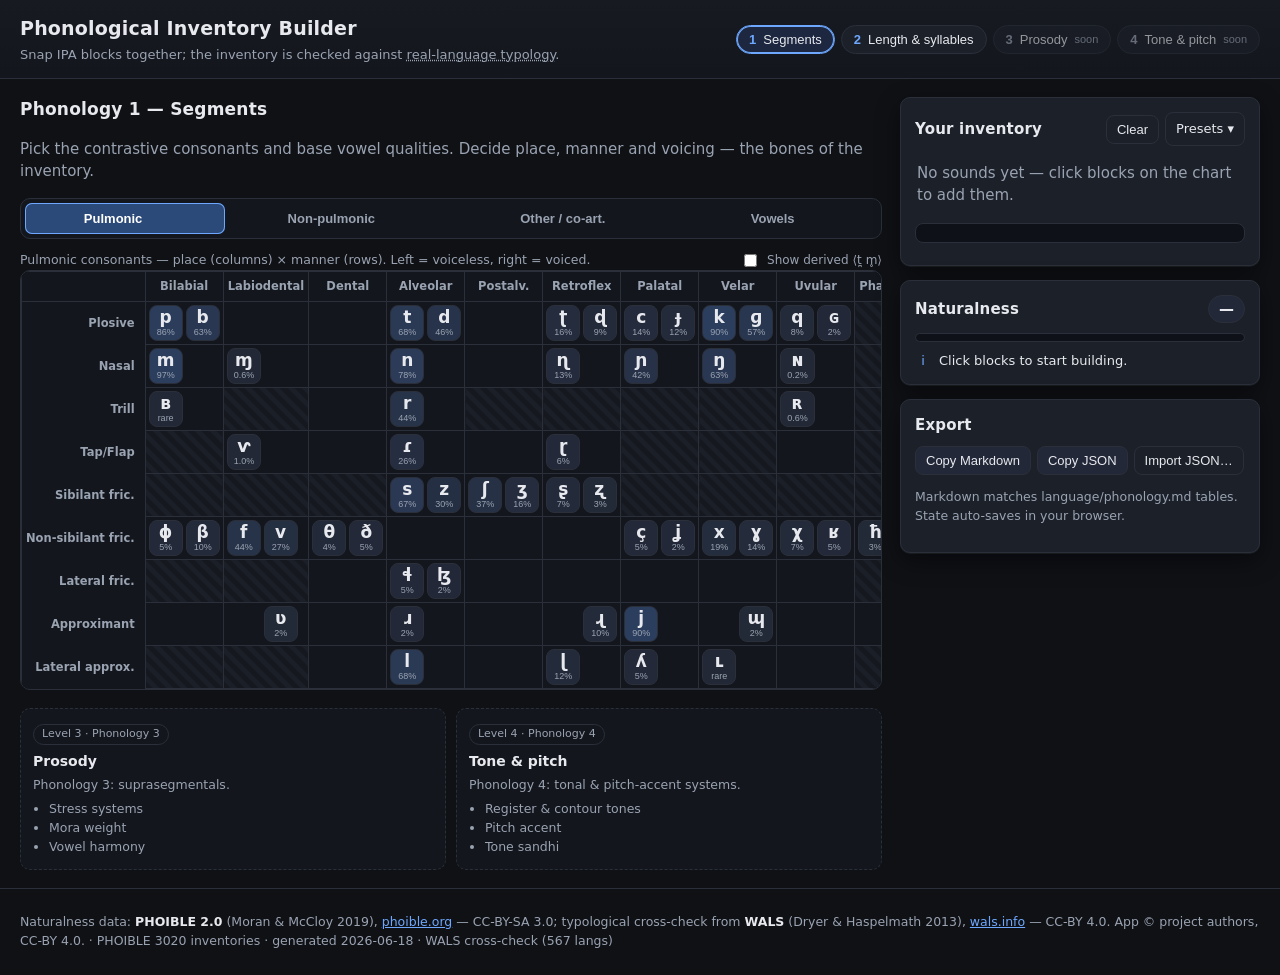
<file: app/index.html>
<!DOCTYPE html>
<html lang="en">
<head>
<meta charset="utf-8">
<meta name="viewport" content="width=device-width, initial-scale=1">
<title>Phonological Inventory Builder</title>
<meta name="description" content="Build a naturalistic phonological inventory by toggling IPA blocks, with plausibility feedback grounded in PHOIBLE. Complexity unlocks by level, following the Conlangs University course (Phonology 1, 2, 3, 4).">
<link rel="stylesheet" href="style.css">
</head>
<body>
<header class="topbar">
  <div class="title">
    <h1>Phonological Inventory&nbsp;Builder</h1>
    <p class="tag">Snap IPA blocks together; the inventory is checked against
      <abbr title="3,020 inventories, PHOIBLE 2.0">real-language typology</abbr>.</p>
  </div>
  <nav class="levels" id="levelNav" aria-label="Complexity level"></nav>
</header>

<main>
  <section class="board" aria-label="Sound chart">
    <div class="board-head">
      <h2 id="levelTitle">Phonology 1 — Segments</h2>
      <p id="levelDesc" class="muted"></p>
    </div>

    <div class="tabs" id="chartTabs" role="tablist"></div>

    <div class="tabpanel" id="tab-pulmonic" role="tabpanel">
      <div class="panel-note-row">
        <p class="muted small panel-note">Pulmonic consonants — place (columns) × manner (rows). Left = voiceless, right = voiced.</p>
        <label class="switch" title="Show possible cells written with a diacritic (dental stops, voiceless sonorants…)">
          <input type="checkbox" id="derivedToggle"> <span>Show derived ⟨t̪ m̥⟩</span>
        </label>
      </div>
      <div class="chart-scroll"><table class="chart" id="consonantChart"></table></div>
    </div>

    <div class="tabpanel" id="tab-nonpulm" role="tabpanel">
      <p class="muted small panel-note">Non-pulmonic consonants — made with a non-lung airstream (clicks, implosives, ejectives).</p>
      <div id="nonpulmGroups"></div>
    </div>

    <div class="tabpanel" id="tab-other" role="tabpanel">
      <p class="muted small panel-note">Other symbols — co-articulated sounds, affricates, and miscellaneous segments.</p>
      <div id="otherGroups"></div>
    </div>

    <div class="tabpanel" id="tab-vowels" role="tabpanel">
      <p class="muted small panel-note">Vowels — height (rows) × backness (columns). Left = unrounded, right = rounded.</p>
      <div class="chart-scroll"><table class="chart vowels" id="vowelChart"></table></div>
    </div>

    <section class="level2" id="level2Panel" hidden aria-label="Phonology 2 — suprasegmentals and syllable structure">
      <div class="l2-head">
        <span class="pill l2-pill">Phonology 2</span>
        <h3>Suprasegmentals &amp; syllable structure</h3>
      </div>
      <div class="l2-grid">
        <div class="l2-card">
          <h4>Suprasegmental contrasts</h4>
          <p class="muted small">Layer extra contrasts onto the qualities you picked above. Each chip shows the real PHOIBLE share of that derived sound.</p>
          <div class="supra-list" id="supraList"></div>
        </div>
        <div class="l2-card">
          <h4>Syllable structure</h4>
          <p class="muted small">How many consonants may cluster before and after the vowel?</p>
          <div class="syll-row"><span class="syll-lab">Onset</span><div class="seg" id="onsetSeg" role="group" aria-label="Maximum onset consonants"></div></div>
          <div class="syll-row"><span class="syll-lab">Coda</span><div class="seg" id="codaSeg" role="group" aria-label="Maximum coda consonants"></div></div>
          <div class="syll-out"><code id="syllTemplate">CV</code><span class="syll-class" id="syllClass"></span></div>
          <p class="muted small syll-ex" id="syllExamples"></p>
        </div>
      </div>
    </section>

    <div class="locked-levels" id="lockedLevels"></div>
  </section>

  <aside class="panel" aria-label="Inventory and feedback">
    <div class="card inventory-card">
      <div class="card-head">
        <h2>Your inventory</h2>
        <div class="toolbar">
          <button id="btnClear" class="btn ghost" title="Remove all sounds">Clear</button>
          <details class="menu">
            <summary class="btn ghost">Presets ▾</summary>
            <div class="menu-list" id="presetMenu"></div>
          </details>
        </div>
      </div>
      <div class="tray" id="tray"><p class="muted empty">No sounds yet — click blocks on the chart to add them.</p></div>
      <div class="ipa-line"><code id="ipaLine"></code></div>
      <p class="inv-count muted small" id="invCount"></p>
    </div>

    <div class="card score-card">
      <div class="card-head"><h2>Naturalness</h2>
        <span class="score-badge" id="scoreBadge">—</span></div>
      <div class="gauge"><div class="gauge-fill" id="gaugeFill"></div></div>
      <ul class="feedback" id="feedback"></ul>
    </div>

    <div class="card export-card">
      <div class="card-head"><h2>Export</h2></div>
      <div class="toolbar wrap">
        <button id="btnMd" class="btn">Copy Markdown</button>
        <button id="btnJson" class="btn">Copy JSON</button>
        <button id="btnImport" class="btn ghost">Import JSON…</button>
      </div>
      <p class="muted small">Markdown matches <code>language/phonology.md</code> tables. State auto-saves in your browser.</p>
    </div>
  </aside>
</main>

<footer class="foot">
  <p>Naturalness data: <strong>PHOIBLE 2.0</strong> (Moran &amp; McCloy 2019),
     <a href="https://phoible.org" target="_blank" rel="noopener">phoible.org</a> — CC-BY-SA 3.0;
     typological cross-check from <strong>WALS</strong> (Dryer &amp; Haspelmath 2013),
     <a href="https://wals.info" target="_blank" rel="noopener">wals.info</a> — CC-BY 4.0.
     App © project authors, CC-BY 4.0.
     <span id="metaLine" class="muted"></span></p>
</footer>

<div class="hint" id="hint" hidden></div>
<script src="main.js"></script>
</body>
</html>
</file>
<file: app/style.css>
:root{
  --bg:#0f1115; --panel:#171a21; --card:#1c2029; --line:#2a2f3a;
  --ink:#e7e9ee; --muted:#9aa3b2; --accent:#6ea8fe; --accent2:#8b7bff;
  --good:#4ade80; --warn:#fbbf24; --bad:#f87171;
  --block:#222836; --block-on:#2b4a7a; --block-on-line:#6ea8fe;
  --radius:10px; --shadow:0 1px 0 #ffffff10, 0 8px 24px #0007;
}
*{box-sizing:border-box}
html,body{margin:0}
body{
  background:var(--bg); color:var(--ink);
  font:15px/1.5 system-ui,-apple-system,"Segoe UI",Roboto,"Noto Sans",sans-serif;
}
.ipa,code,.block b,.chart{font-family:"Charis SIL","Doulos SCS","Gentium Plus","DejaVu Sans","Noto Sans",system-ui,serif}
h1,h2,h3{margin:0;font-weight:650;letter-spacing:.2px}
abbr{text-decoration:underline dotted;cursor:help}
.muted{color:var(--muted)} .small{font-size:12.5px} .wrap{flex-wrap:wrap}
a{color:var(--accent)}

/* ---- top bar ---- */
.topbar{
  display:flex;justify-content:space-between;align-items:center;gap:1rem;flex-wrap:wrap;
  padding:14px 20px;border-bottom:1px solid var(--line);background:linear-gradient(180deg,#171a21,#13161c);
  position:sticky;top:0;z-index:5;
}
.title h1{font-size:19px}
.tag{margin:.15rem 0 0;font-size:13px;color:var(--muted)}
.levels{display:flex;gap:6px;flex-wrap:wrap}
.lvl{
  border:1px solid var(--line);background:var(--card);color:var(--ink);
  padding:6px 12px;border-radius:999px;cursor:pointer;font-size:13px;display:flex;gap:7px;align-items:center;
}
.lvl .n{font-weight:700;color:var(--accent)}
.lvl.active{border-color:var(--accent);background:#1d2740;box-shadow:0 0 0 1px var(--accent) inset}
.lvl.locked{opacity:.6}
.lvl.locked .n{color:var(--muted)}
.lvl .lock{font-size:11px;color:var(--muted)}

/* ---- layout ---- */
main{display:grid;grid-template-columns:minmax(0,1fr) 360px;gap:18px;padding:18px 20px;align-items:start}
@media (max-width:960px){main{grid-template-columns:1fr}}
.board-head{margin-bottom:10px}
.board-head h2{font-size:17px}
.chart-wrap{margin:14px 0 4px}
.chart-title{font-size:13px;font-weight:600;color:var(--muted);text-transform:uppercase;letter-spacing:.6px;margin:14px 0 8px}
.chart-scroll{overflow-x:auto;border:1px solid var(--line);border-radius:var(--radius);background:#13161c}

/* ---- charts ---- */
table.chart{border-collapse:collapse;width:100%;font-size:14px}
table.chart th{color:var(--muted);font-weight:600;font-size:11.5px;padding:6px 4px;text-align:center;white-space:nowrap;border:1px solid var(--line)}
table.chart th.row{text-align:right;padding-right:10px;position:sticky;left:0;background:#13161c;z-index:1}
table.chart td{padding:3px;text-align:center;border:1px solid var(--line);min-width:40px}
table.chart td.imp{background:repeating-linear-gradient(45deg,#15181e,#15181e 5px,#1b1f27 5px,#1b1f27 10px)}
.cell{display:flex;gap:3px;justify-content:center}
.cellpair{display:flex;gap:3px}

.block{
  --f:0;
  position:relative;min-width:34px;min-height:34px;padding:3px 6px;cursor:pointer;
  border:1px solid var(--line);border-radius:8px;background:var(--block);color:var(--ink);
  display:flex;flex-direction:column;align-items:center;justify-content:center;line-height:1;
  transition:transform .05s ease, background .12s, border-color .12s;
}
.block:hover{transform:translateY(-1px);border-color:#48506180}
.block b{font-size:17px;font-weight:600}
.block .fr{font-size:9px;color:var(--muted);margin-top:2px}
/* commonness shading via inline --f (0..1) */
.block{background:color-mix(in srgb, var(--block) calc(100% - var(--f)*55%), #35507e)}
.block.on{background:var(--block-on);border-color:var(--block-on-line);box-shadow:0 0 0 1px var(--block-on-line) inset,0 4px 10px #0006;transform:translateY(-1px)}
.block.on b{color:#fff}
.block.on .fr{color:#bcd2ff}
.block.warnat{border-color:var(--warn)}
.block.empty{visibility:hidden}

/* ---- board tabs ---- */
.tabs{display:flex;gap:4px;flex-wrap:wrap;margin:0 0 12px;background:#13161c;border:1px solid var(--line);border-radius:10px;padding:4px}
.tab{flex:1 1 auto;min-width:92px;border:0;background:transparent;color:var(--muted);padding:8px 10px;border-radius:7px;
  cursor:pointer;font-size:13px;font-weight:600;display:flex;align-items:center;justify-content:center;gap:6px}
.tab:hover{color:var(--ink);background:#1b2230}
.tab.active{background:var(--block-on);color:#fff;box-shadow:0 0 0 1px var(--block-on-line) inset}
.tab .cnt{font-size:10px;font-weight:800;background:#0e1117;color:#bcd2ff;border-radius:999px;padding:0 6px;min-width:16px;text-align:center;visibility:hidden}
.tab.active .cnt{background:#163057}
.tabpanel{display:none}
.tabpanel.active{display:block}
.panel-note{margin:0 0 10px}
.panel-note-row{display:flex;justify-content:space-between;align-items:center;gap:12px;flex-wrap:wrap}
.panel-note-row .panel-note{margin:0;flex:1 1 240px}
.switch{display:inline-flex;align-items:center;gap:7px;font-size:12px;color:var(--muted);cursor:pointer;user-select:none;white-space:nowrap}
.switch input{accent-color:var(--accent);cursor:pointer}
#consonantChart .block.derived{display:none}
#consonantChart.show-derived .block.derived{display:flex}
.block.derived{border-style:dashed;opacity:.92}
.block.derived b{font-weight:500}
.cgroup{margin:0 0 14px}
.cgroup-h{font-size:11.5px;font-weight:600;color:var(--muted);text-transform:uppercase;letter-spacing:.5px;margin:0 0 7px}
.cgroup-row{display:flex;flex-wrap:wrap;gap:6px}

/* ---- Phonology-2 panel ---- */
.level2{margin-top:18px;border:1px solid var(--line);border-radius:var(--radius);background:#13161c;padding:14px}
.level2[hidden]{display:none}
.l2-head{display:flex;align-items:center;gap:10px;margin-bottom:12px}
.l2-head h3{font-size:15px}
.l2-pill{font-size:10.5px;color:#cdbcff;background:#241f3a;border:1px solid #4a3f7a;border-radius:999px;padding:2px 9px;letter-spacing:.4px;font-weight:700}
.l2-grid{display:grid;grid-template-columns:1fr 1fr;gap:12px;align-items:start}
@media (max-width:760px){.l2-grid{grid-template-columns:1fr}}
.l2-card{background:var(--card);border:1px solid var(--line);border-radius:var(--radius);padding:12px}
.l2-card h4{font-size:13.5px;margin-bottom:4px}
.l2-card>p{margin:0 0 10px}

.supra-list{display:flex;flex-direction:column;gap:8px}
.supra-item{border:1px solid var(--line);border-radius:9px;padding:8px 10px;background:#0e1117;transition:border-color .12s,background .12s}
.supra-item.on{border-color:var(--block-on-line);background:#15203a}
.supra-top{display:grid;grid-template-columns:auto 1fr auto;gap:9px;align-items:start;cursor:pointer}
.supra-top input{margin-top:3px;accent-color:var(--accent);cursor:pointer}
.supra-name b{font-size:13.5px}
.supra-sym{font-family:"Charis SIL","Doulos SCS",serif;color:var(--accent);font-size:13px;margin-left:3px}
.supra-n{font-size:11px;font-weight:800;color:#bcd2ff;white-space:nowrap}
.supra-prev{display:flex;flex-wrap:wrap;gap:4px;margin-top:8px;align-items:center}
.dchip{display:inline-flex;flex-direction:column;align-items:center;line-height:1;border:1px solid var(--line);border-radius:6px;padding:3px 5px;background:#1a2030}
.dchip b{font-family:"Charis SIL","Doulos SCS",serif;font-size:14px}
.dchip small{font-size:8.5px;color:var(--muted);margin-top:2px}

.syll-row{display:flex;align-items:center;gap:10px;margin-bottom:8px}
.syll-lab{width:48px;font-size:12.5px;color:var(--muted)}
.seg{display:inline-flex;gap:3px;background:#0e1117;border:1px solid var(--line);border-radius:8px;padding:3px}
.segb{border:0;background:transparent;color:var(--muted);width:30px;height:28px;border-radius:6px;cursor:pointer;font-size:13px;font-weight:700}
.segb:hover{color:var(--ink);background:#1b2230}
.segb.active{background:var(--block-on);color:#fff;box-shadow:0 0 0 1px var(--block-on-line) inset}
.syll-out{display:flex;align-items:center;gap:10px;margin:12px 0 6px;flex-wrap:wrap}
#syllTemplate{font-size:17px;color:#dfe6f5;background:#0e1117;border:1px solid var(--line);border-radius:7px;padding:5px 12px;letter-spacing:1px}
.syll-class{font-size:12px;font-weight:700;padding:3px 10px;border-radius:999px;border:1px solid var(--line)}
.syll-class[data-cls="simple"]{color:var(--good);border-color:#2f6b46;background:#10241a}
.syll-class[data-cls="moderately"]{color:var(--accent);border-color:#2b466e;background:#111c2e}
.syll-class[data-cls="complex"]{color:var(--warn);border-color:#6b5a25;background:#241f10}
.syll-ex{margin:2px 0 0}
.syll-ex code{font-size:14px;color:#dfe6f5;background:#0e1117;border:1px solid var(--line);border-radius:5px;padding:1px 6px}

/* ---- locked level previews ---- */
.locked-levels{display:grid;grid-template-columns:repeat(auto-fit,minmax(180px,1fr));gap:10px;margin-top:18px}
.lvlcard{border:1px dashed var(--line);border-radius:var(--radius);padding:12px;background:#13161c}
.lvlcard h4{margin:0 0 4px;font-size:14px}
.lvlcard .pill{font-size:11px;color:var(--muted);border:1px solid var(--line);border-radius:999px;padding:1px 8px;display:inline-block;margin-bottom:6px}
.lvlcard ul{margin:6px 0 0;padding-left:16px;color:var(--muted);font-size:12.5px}

/* ---- panel cards ---- */
.panel{display:flex;flex-direction:column;gap:14px;position:sticky;top:74px}
@media (max-width:960px){.panel{position:static}}
.card{background:var(--card);border:1px solid var(--line);border-radius:var(--radius);padding:14px;box-shadow:var(--shadow)}
.card-head{display:flex;justify-content:space-between;align-items:center;margin-bottom:10px}
.card-head h2{font-size:15px}
.toolbar{display:flex;gap:6px;align-items:center}
.btn{border:1px solid var(--line);background:#222838;color:var(--ink);padding:6px 10px;border-radius:8px;cursor:pointer;font-size:13px}
.btn:hover{border-color:#48506180;background:#283043}
.btn.ghost{background:transparent}
.btn:active{transform:translateY(1px)}

.tray{display:flex;flex-wrap:wrap;gap:5px;min-height:42px;align-content:flex-start}
.tray .empty{margin:6px 2px}
.chip{display:inline-flex;align-items:center;gap:6px;background:var(--block-on);border:1px solid var(--block-on-line);
  border-radius:7px;padding:3px 6px;font-size:15px;cursor:pointer}
.chip small{color:#bcd2ff;font-size:9px}
.chip:hover{background:#33588f}
.ipa-line{margin-top:10px;padding:8px 10px;background:#0e1117;border:1px solid var(--line);border-radius:8px;min-height:20px}
.ipa-line code{font-size:15px;color:#dfe6f5;word-spacing:2px}
.inv-count{margin:8px 2px 0}
.inv-count b{color:#fff}

/* score */
.score-badge{font-weight:800;font-size:15px;padding:2px 10px;border-radius:999px;background:#222838;border:1px solid var(--line)}
.gauge{height:9px;background:#0e1117;border:1px solid var(--line);border-radius:999px;overflow:hidden;margin-bottom:10px}
.gauge-fill{height:100%;width:0;background:linear-gradient(90deg,var(--bad),var(--warn),var(--good));transition:width .25s}
.feedback{list-style:none;margin:0;padding:0;display:flex;flex-direction:column;gap:7px}
.feedback li{display:flex;gap:8px;align-items:flex-start;font-size:13px;line-height:1.35}
.feedback .ic{flex:0 0 auto;width:16px;text-align:center}
.feedback .good .ic{color:var(--good)} .feedback .warn .ic{color:var(--warn)}
.feedback .bad .ic{color:var(--bad)} .feedback .info .ic{color:var(--accent)}
.feedback b{color:#fff;font-weight:600}
.feedback li.divider{display:block;margin-top:4px;padding-top:8px;border-top:1px solid var(--line);
  color:var(--muted);font-size:10.5px;text-transform:uppercase;letter-spacing:.7px}
.feedback .src{display:inline-block;font-size:9px;font-weight:800;color:#cdbcff;background:#241f3a;
  border:1px solid #4a3f7a;border-radius:4px;padding:0 4px;margin-right:6px;vertical-align:1px;letter-spacing:.3px}

.menu{position:relative}
.menu summary{list-style:none}.menu summary::-webkit-details-marker{display:none}
.menu-list{position:absolute;right:0;top:110%;background:#1b2230;border:1px solid var(--line);border-radius:8px;padding:6px;z-index:9;min-width:200px;box-shadow:var(--shadow)}
.menu-list button{display:block;width:100%;text-align:left;border:0;background:transparent;color:var(--ink);padding:7px 8px;border-radius:6px;cursor:pointer;font-size:13px}
.menu-list button:hover{background:#2a3346}
.menu-list small{display:block;color:var(--muted);font-size:11px}

.foot{border-top:1px solid var(--line);padding:12px 20px;color:var(--muted);font-size:12.5px}
.foot strong{color:var(--ink)}

.hint{position:fixed;bottom:14px;left:50%;transform:translateX(-50%);background:#0e1117;border:1px solid var(--line);
  padding:8px 14px;border-radius:8px;font-size:13px;box-shadow:var(--shadow);z-index:20}
</file>
